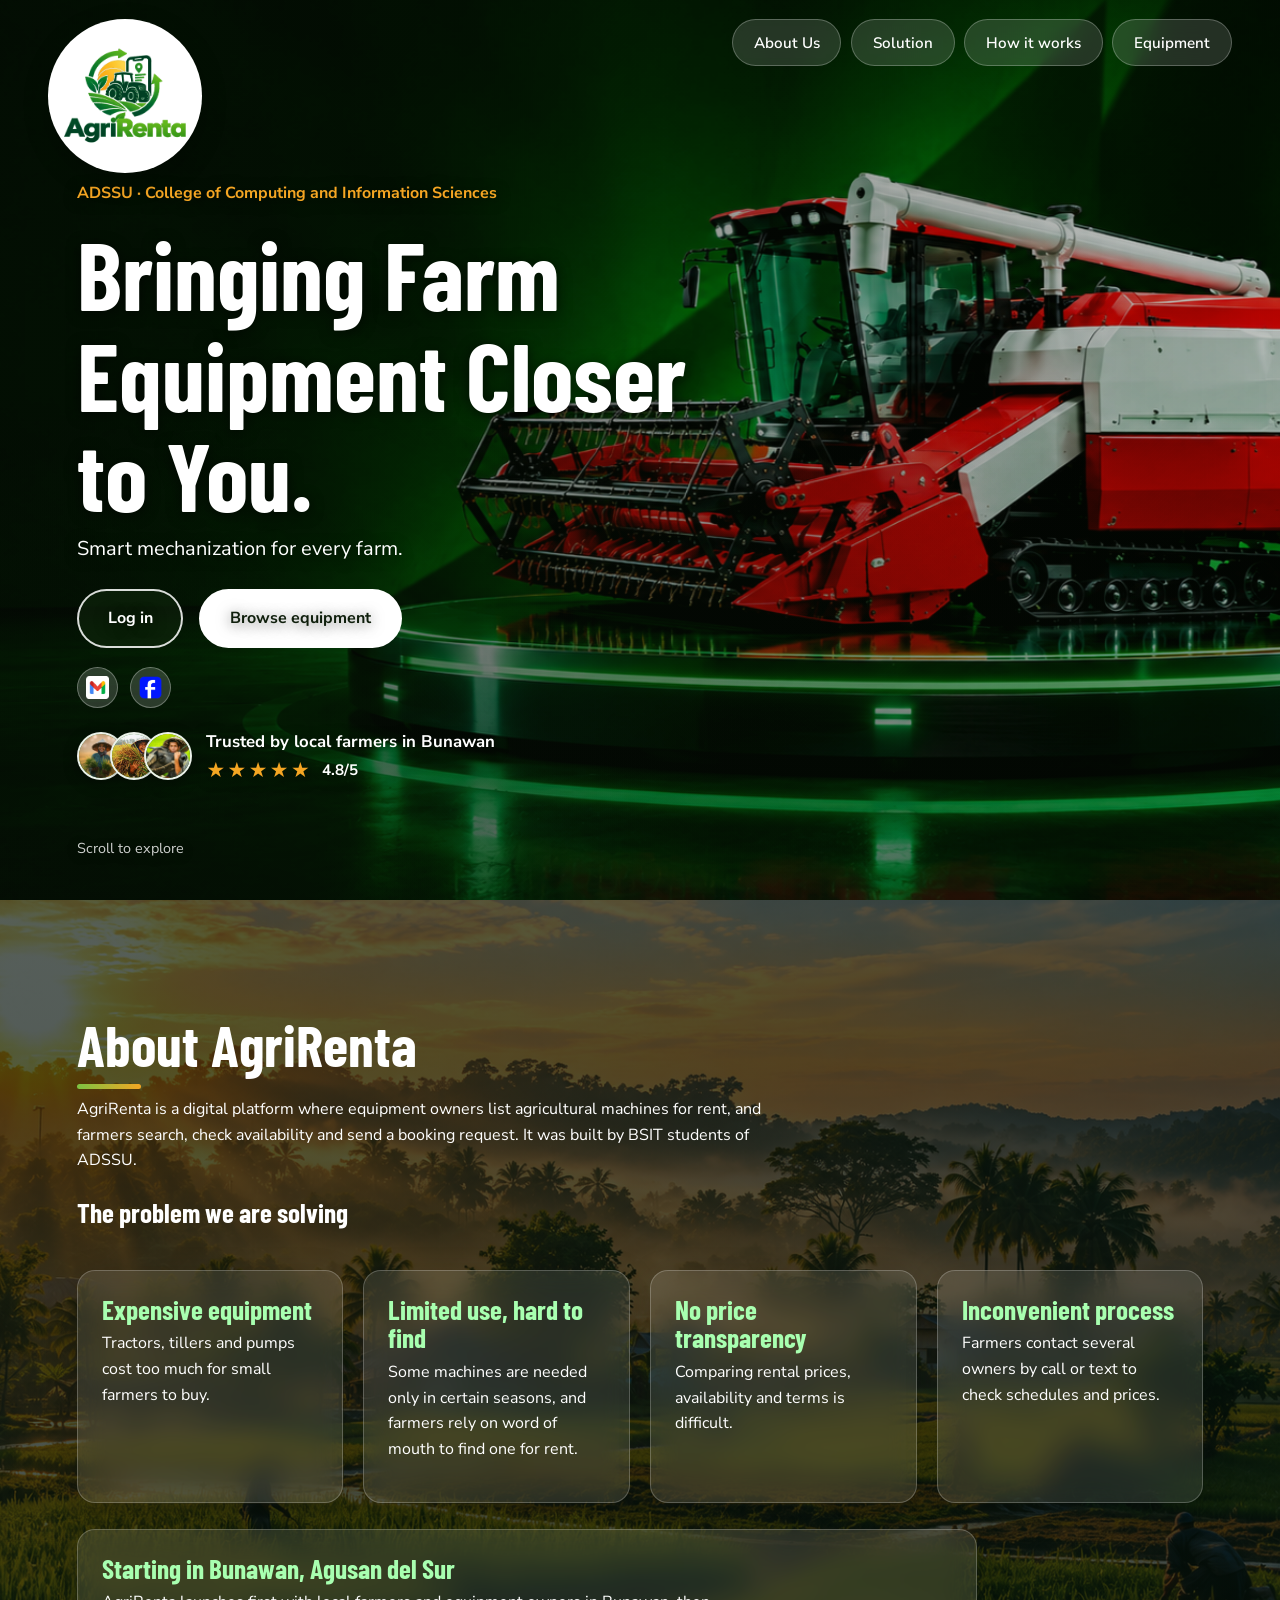
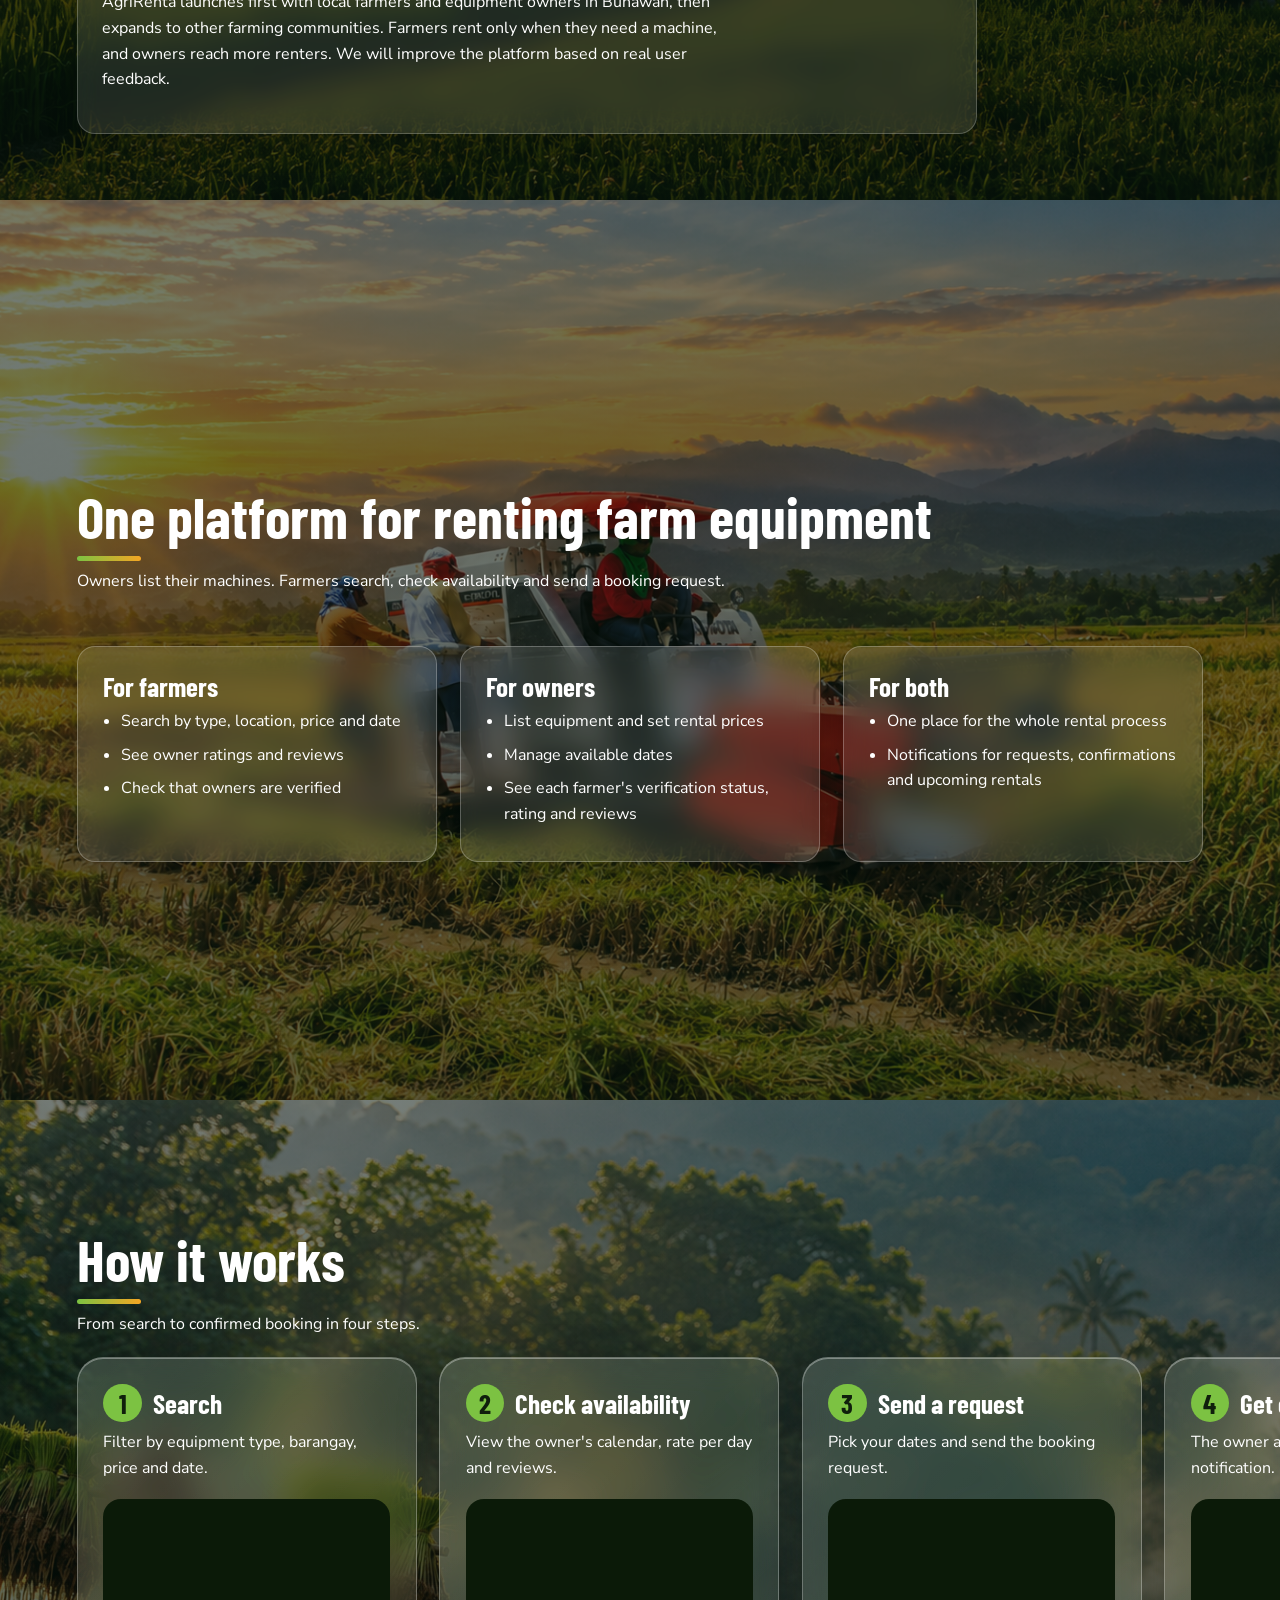
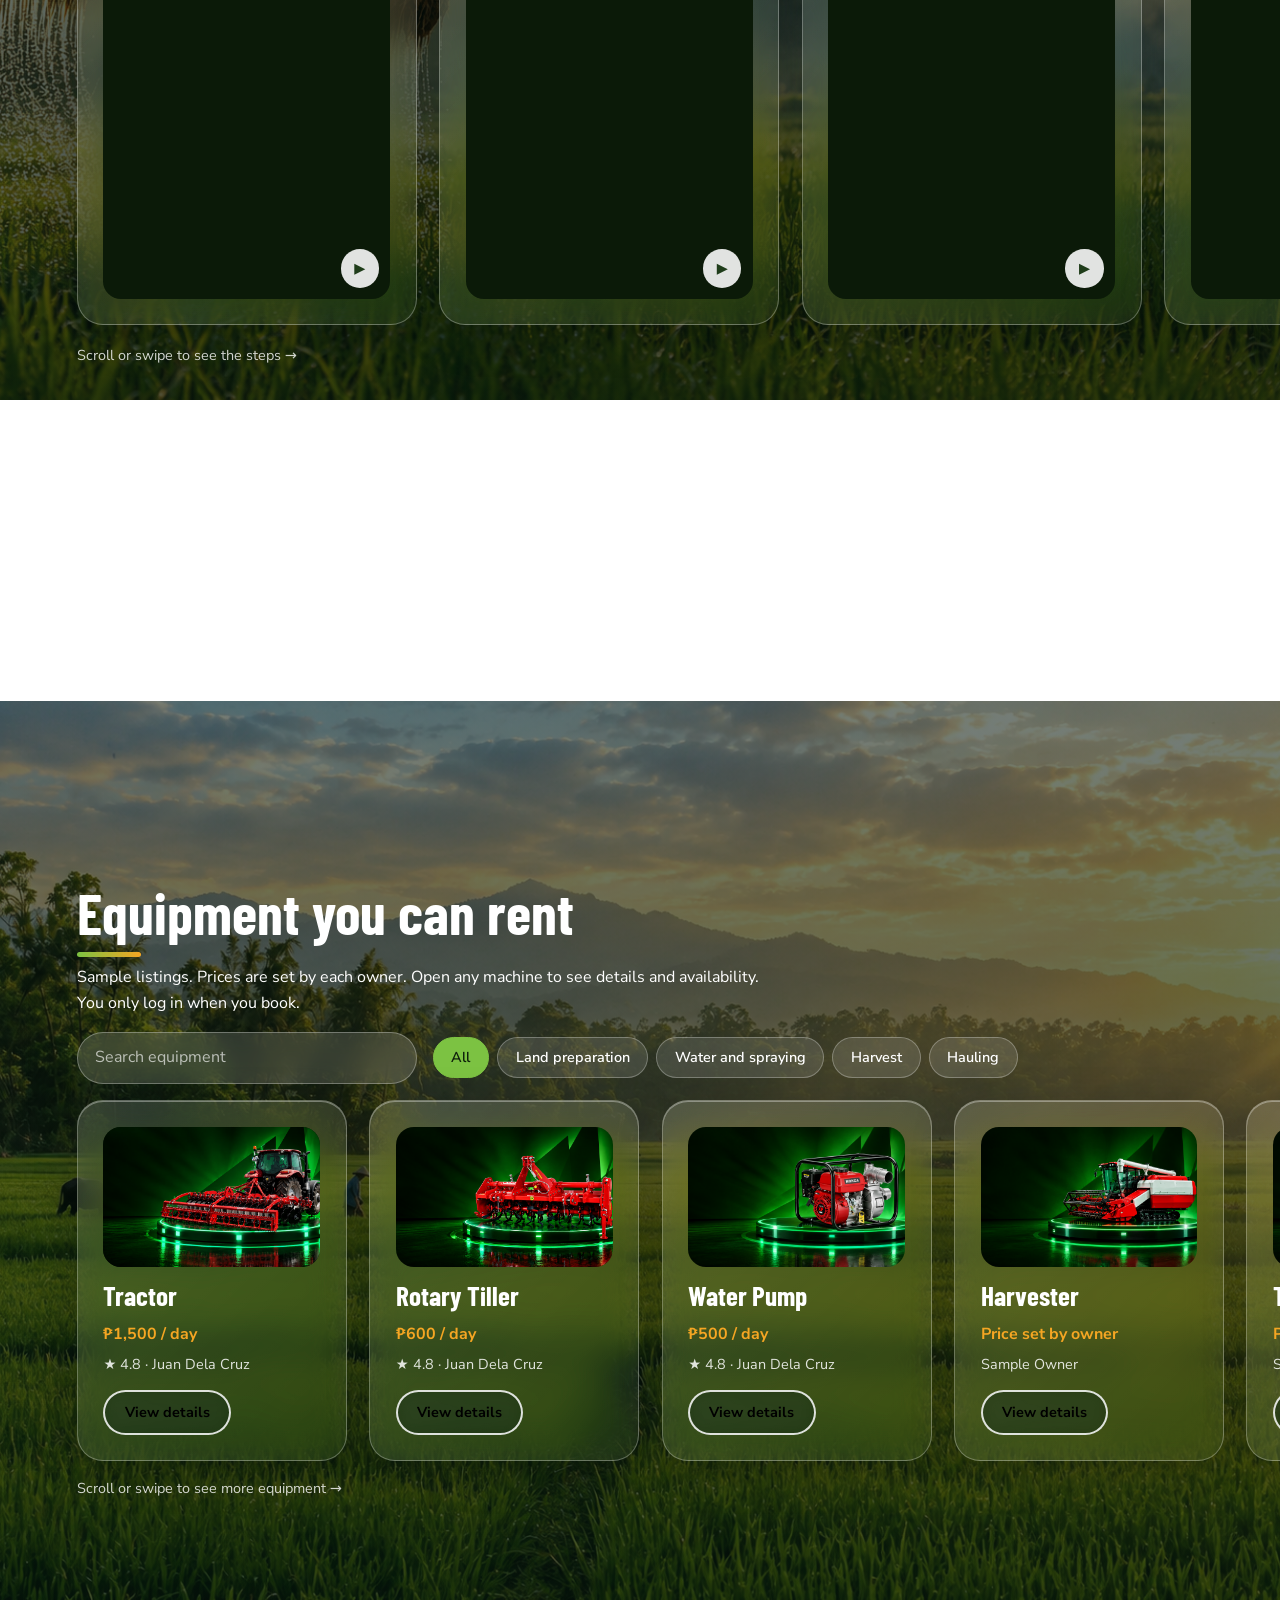
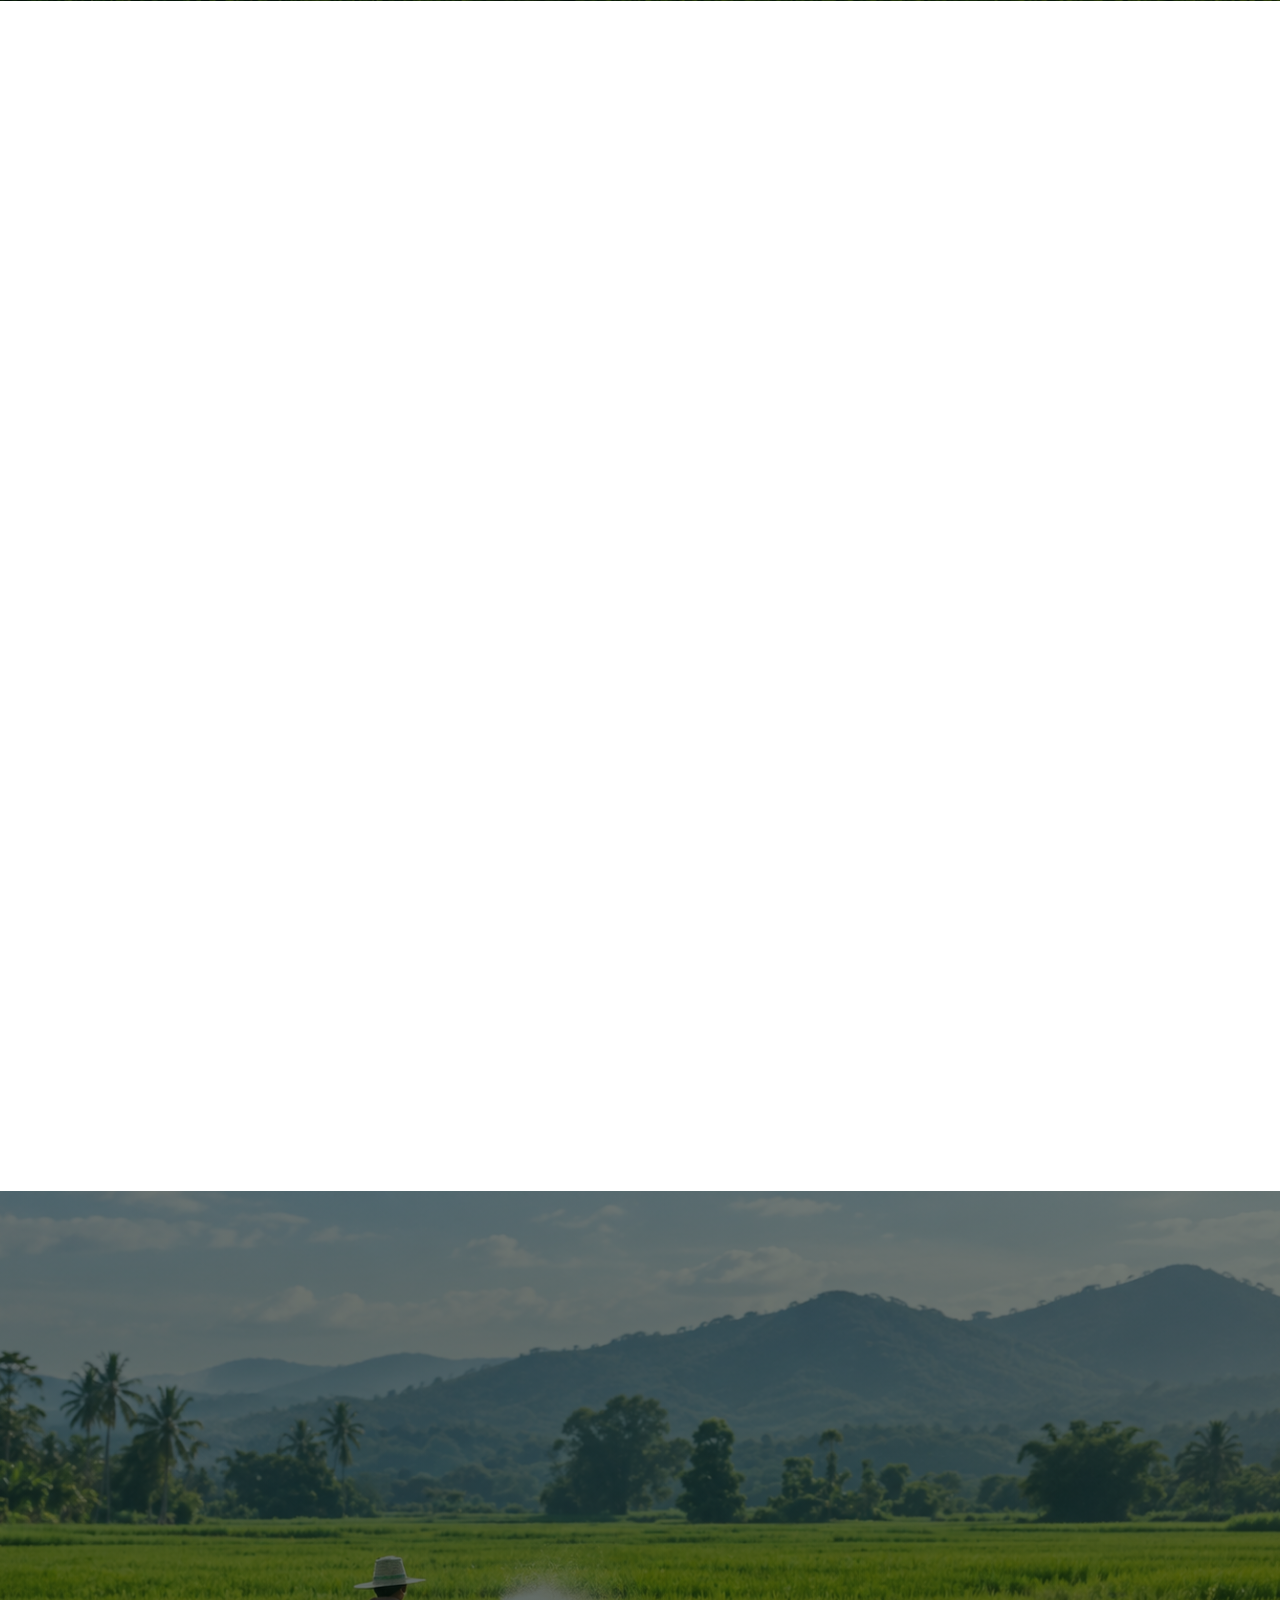
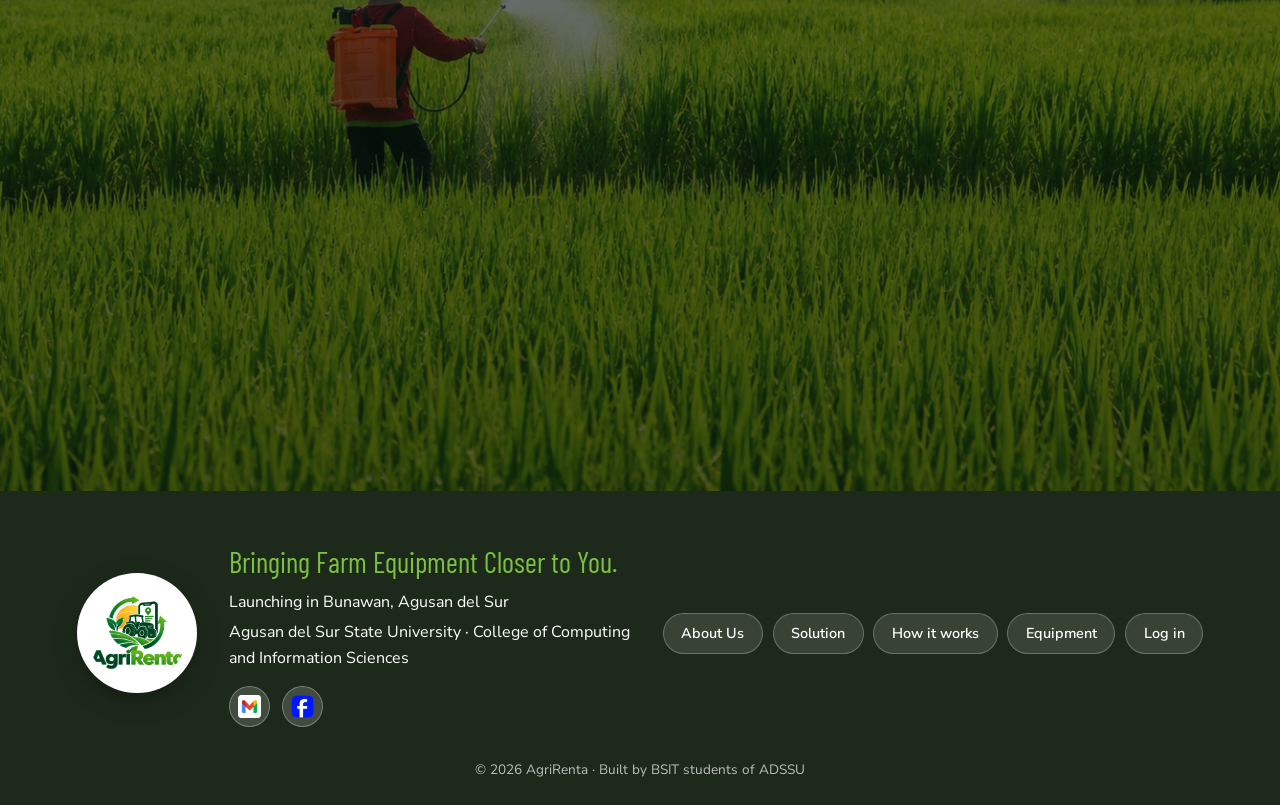
<file: index.html>
<!DOCTYPE html>
<html lang="en">
<head>
  <meta charset="UTF-8">
  <meta name="viewport" content="width=device-width, initial-scale=1">
  <title>AgriRenta | Bringing Farm Equipment Closer to You</title>

  <link rel="preconnect" href="https://fonts.googleapis.com">
  <link rel="preconnect" href="https://fonts.gstatic.com" crossorigin>
  <link href="https://fonts.googleapis.com/css2?family=Barlow+Condensed:wght@500;600;700&family=Nunito+Sans:wght@400;600;700&display=swap" rel="stylesheet">

  <link rel="stylesheet" href="style.css">
</head>
<body>

  <!-- NAVIGATION -->
  <header class="nav">
    <button class="nav-toggle" id="navToggle" aria-label="Menu" aria-expanded="false">☰</button>

    <nav class="nav-links" id="navLinks">
      <a href="#about">About Us</a>
      <a href="#solution">Solution</a>
      <a href="#how">How it works</a>
      <a href="#equipment">Equipment</a>
    </nav>
  </header>

  <main>

    <!-- HERO WITH AUTOMATIC IMAGE SLIDESHOW -->
    <section id="home" class="hero">

      <!-- ===== HERO BACKGROUND VIDEO (loops) =====
           DIRI IBUTANG ANG NAME SA VIDEO: usba ang src kung lain ang filename -->
      <video class="hero-video" id="heroVideo" autoplay muted loop playsinline preload="auto"
             poster="images/harves.png" src="background video for firstpage.mp4"></video>

      <!-- LOGO (first page only) -->
      <a href="#home" class="logo-badge" aria-label="AgriRenta">
        <img src="logo.png" alt="AgriRenta logo">
      </a>

      <!-- DARK OVERLAY -->
      <div class="hero-shade"></div>

      <!-- HERO TEXT -->
      <div class="hero-inner">
        <p class="school">
          ADSSU · College of Computing and Information Sciences
        </p>

        <h1>
          Bringing Farm<br>
          Equipment Closer<br>
          to You.
        </h1>

        <p class="lead">Smart mechanization for every farm.</p>

        <div class="cta-row">
          <a class="btn btn-ghost" href="login.html">Log in</a>
          <a class="btn btn-white" href="#equipment">Browse equipment</a>
        </div>

        <div class="contact-row" aria-label="Contact AgriRenta">
          <a class="contact-ico" href="mailto:agrirentaofficial@gmail.com" aria-label="Email AgriRenta" title="agrirentaofficial@gmail.com">
            <img src="images/emailpicture.png" alt="Email">
          </a>
          <a class="contact-ico" href="https://www.facebook.com/profile.php?id=61595097656128" target="_blank" rel="noopener noreferrer" aria-label="AgriRenta on Facebook" title="AgriRenta on Facebook">
            <img src="images/facebookpicture.png" alt="Facebook">
          </a>
        </div>

        <!-- TRUST BADGE: usba ang text ug rating sa tinuod nga numero kung naa na -->
        <div class="trust">
          <div class="trust-avatars" aria-hidden="true">
            <span class="av"><img src="images/profile1.png" alt="" onerror="this.remove()"></span>
            <span class="av"><img src="images/profile2.jpg" alt="" onerror="this.remove()"></span>
            <span class="av"><img src="images/profile3.jpg" alt="" onerror="this.remove()"></span>
          </div>
          <div class="trust-text">
            <p class="trust-line">Trusted by local farmers in Bunawan</p>
            <p class="stars" aria-label="4.8 out of 5 stars"><span class="star-row">★★★★★</span> <span class="star-num">4.8/5</span></p>
          </div>
        </div>
      </div>

      <p class="scroll-hint">Scroll to explore</p>

    </section>

    <!-- ABOUT US AND PROBLEMS -->
    <section id="about" class="section">

      <div class="section-head">
        <h2>About AgriRenta</h2>

        <p>
          AgriRenta is a digital platform where equipment owners list
          agricultural machines for rent, and farmers search, check
          availability and send a booking request. It was built by
          BSIT students of ADSSU.
        </p>

        <h3 class="sub">The problem we are solving</h3>
      </div>

      <div class="grid grid-4">

        <article class="glass">
          <h3>Expensive equipment</h3>
          <p>
            Tractors, tillers and pumps cost too much for small farmers
            to buy.
          </p>
        </article>

        <article class="glass">
          <h3>Limited use, hard to find</h3>
          <p>
            Some machines are needed only in certain seasons, and
            farmers rely on word of mouth to find one for rent.
          </p>
        </article>

        <article class="glass">
          <h3>No price transparency</h3>
          <p>
            Comparing rental prices, availability and terms is difficult.
          </p>
        </article>

        <article class="glass">
          <h3>Inconvenient process</h3>
          <p>
            Farmers contact several owners by call or text to check
            schedules and prices.
          </p>
        </article>

      </div>

      <div class="glass big about-launch">
        <h3>Starting in Bunawan, Agusan del Sur</h3>

        <p>
          AgriRenta launches first with local farmers and equipment
          owners in Bunawan, then expands to other farming communities.
          Farmers rent only when they need a machine, and owners reach
          more renters. We will improve the platform based on real user
          feedback.
        </p>
      </div>

    </section>

    <!-- SOLUTION -->
    <section id="solution" class="section">

      <div class="section-head">
        <h2>One platform for renting farm equipment</h2>

        <p>
          Owners list their machines. Farmers search, check availability
          and send a booking request.
        </p>
      </div>

      <div class="grid grid-3">

        <article class="glass">
          <h3>For farmers</h3>
          <ul>
            <li>Search by type, location, price and date</li>
            <li>See owner ratings and reviews</li>
            <li>Check that owners are verified</li>
          </ul>
        </article>

        <article class="glass glass-wide">
          <h3>For owners</h3>
          <ul>
            <li>List equipment and set rental prices</li>
            <li>Manage available dates</li>
            <li>See each farmer's verification status, rating and reviews</li>
          </ul>
        </article>

        <article class="glass">
          <h3>For both</h3>
          <ul>
            <li>One place for the whole rental process</li>
            <li>Notifications for requests, confirmations and upcoming rentals</li>
          </ul>
        </article>

      </div>

    </section>

    <!-- HOW IT WORKS -->
    <section id="how" class="how">
      <div class="how-sticky">
        <div class="section-head how-head">
          <h2>How it works</h2>
          <p>From search to confirmed booking in four steps.</p>
        </div>
        <ol class="steps" id="stepsTrack">
        <li class="step glass">
          <h3><span class="step-n">1</span>Search</h3>
          <p>Filter by equipment type, barangay, price and date.</p>
          <!-- STEP 1 VIDEO: usba ang src kung lain ang filename -->
          <div class="step-video">
            <video muted loop playsinline preload="metadata" src="search%20.mp4#t=0.1" style="--pos:center 30%"></video>
            <span class="play-badge" aria-hidden="true">▶</span>
          </div>
        </li>
        <li class="step glass">
          <h3><span class="step-n">2</span>Check availability</h3>
          <p>View the owner's calendar, rate per day and reviews.</p>
          <!-- STEP 2 VIDEO: usba ang src kung lain ang filename -->
          <div class="step-video">
            <video muted loop playsinline preload="metadata" src="checkavailability.mp4#t=0.1" style="--pos:center 30%"></video>
            <span class="play-badge" aria-hidden="true">▶</span>
          </div>
        </li>
        <li class="step glass">
          <h3><span class="step-n">3</span>Send a request</h3>
          <p>Pick your dates and send the booking request.</p>
          <!-- STEP 3 VIDEO: usba ang src kung lain ang filename -->
          <div class="step-video">
            <video muted loop playsinline preload="metadata" src="send%20request%20ni%20pre.mp4#t=0.1" style="--pos:55% center"></video>
            <span class="play-badge" aria-hidden="true">▶</span>
          </div>
        </li>
        <li class="step glass">
          <h3><span class="step-n">4</span>Get confirmed</h3>
          <p>The owner accepts, and you get a notification.</p>
          <!-- STEP 4 VIDEO: usba ang src kung lain ang filename -->
          <div class="step-video">
            <video muted loop playsinline preload="metadata" src="get%20confirm%20notification%20ni%20.mp4#t=0.1" style="--pos:center 30%"></video>
            <span class="play-badge" aria-hidden="true">▶</span>
          </div>
        </li>
        </ol>
        <p class="how-hint">Scroll or swipe to see the steps → </p>
      </div>
    </section>

    <!-- EQUIPMENT (scrolls sideways, same as How it works) -->
    <section id="equipment" class="how eq-how">
      <div class="how-sticky">

        <div class="section-head how-head">
          <h2>Equipment you can rent</h2>
          <p>Sample listings. Prices are set by each owner. Open any machine to see details and availability. You only log in when you book.</p>
        </div>

        <div class="eq-tools how-head">
          <input type="search" id="eqSearch" placeholder="Search equipment" aria-label="Search equipment">
          <div class="chips" id="eqChips"></div>
        </div>

        <div class="steps eq-track" id="equipmentGrid"></div>
        <p class="eq-empty how-head" id="eqEmpty" hidden>No equipment matches your search. Try another word or type.</p>

        <p class="how-hint">Scroll or swipe to see more equipment →</p>
      </div>
    </section>

    <!-- BUSINESS MODEL -->
    <section id="model" class="section">

      <div class="section-head">
        <h2>How AgriRenta earns</h2>
      </div>

      <div class="grid grid-3">

        <article class="glass">
          <div class="big-num">10%</div>
          <h3>Commission</h3>
          <p>A small percentage of each completed rental.</p>
        </article>

        <article class="glass">
          <h3>Featured listings</h3>
          <p>Owners can pay to make their listing more visible.</p>
        </article>

        <article class="glass">
          <h3>Business accounts</h3>
          <p>
            Optional paid tools for cooperatives and businesses managing
            several machines.
          </p>
        </article>

      </div>

    </section>

  </main>

  <!-- FOOTER -->
  <footer class="footer" id="footer">
    <div class="footer-inner">
      <img class="footer-logo" src="logo.png" alt="AgriRenta logo">
      <div class="footer-info">
        <p class="footer-tag">Bringing Farm Equipment Closer to You.</p>
        <p>Launching in Bunawan, Agusan del Sur</p>
        <p>Agusan del Sur State University · College of Computing and Information Sciences</p>
        <div class="contact-row" aria-label="Contact AgriRenta">
        <a class="contact-ico" href="mailto:agrirentaofficial@gmail.com" aria-label="Email AgriRenta" title="agrirentaofficial@gmail.com">
          <img src="images/emailpicture.png" alt="Email">
        </a>
        <a class="contact-ico" href="https://www.facebook.com/profile.php?id=61595097656128" target="_blank" rel="noopener noreferrer" aria-label="AgriRenta on Facebook" title="AgriRenta on Facebook">
          <img src="images/facebookpicture.png" alt="Facebook">
        </a>
        </div>
      </div>
      <nav class="footer-links" aria-label="Footer">
        <a href="#about">About Us</a>
        <a href="#solution">Solution</a>
        <a href="#how">How it works</a>
        <a href="#equipment">Equipment</a>
        <a href="login.html">Log in</a>
      </nav>
    </div>
    <p class="copy">© 2026 AgriRenta · Built by BSIT students of ADSSU</p>
  </footer>

  <!-- EQUIPMENT DETAILS (opens when a card is clicked) -->
  <dialog id="eqModal" class="modal" aria-label="Equipment details">
    <div class="modal-body" id="eqModalBody"></div>
  </dialog>

  <script src="script.js"></script>

</body>
</html>
</file>
<file: style.css>
body{
  margin: 0;
}
/* ---------- COLORS AND FONTS ---------- */

:root {

  --forest: #1f3d1a;

  --leaf: #3a7a2e;

  --lime: #7cc242;

  --sun: #f5a623;

  --paper: #ffffff;

  --ink: #0f1f0c;

  --glass: rgba(18, 40, 14, 0.55);

  --line: rgba(255, 255, 255, 0.85);

  --radius: 26px;

  --font-head: "Barlow Condensed", "Arial Narrow", sans-serif;

  --font-body: "Nunito Sans", system-ui, sans-serif;

}



*, *::before, *::after {

  box-sizing: border-box;

}



html {

  scroll-behavior: smooth;

}



body {

  margin: 0;

  font-family: var(--font-body);

  color: var(--paper);

  background: linear-gradient(

    180deg,

    #2e6a26 0%,

    var(--forest) 45%,

    #17300f 100%

  ) fixed;

  line-height: 1.6;

}



h1, h2, h3 {

  font-family: var(--font-head);

  font-weight: 700;

  line-height: 1.05;

  margin: 0 0 0.5rem;

}



h1 {

  font-size: clamp(2.8rem, 8vw, 6rem);

}



h2 {

  font-size: clamp(2.2rem, 5vw, 3.6rem);

}



h3 {

  font-size: 1.7rem;

}



p {

  margin: 0 0 1rem;

  max-width: 62ch;

}



a {

  color: inherit;

}



:focus-visible {

  outline: 3px solid var(--sun);

  outline-offset: 3px;

}



/* ---------- HERO SECTION ---------- */

.hero {

  min-height: 100vh;

  display: grid;

  align-content: center;

  padding: 9rem clamp(1.2rem, 6vw, 5rem) 5rem;

  position: relative;

  overflow: hidden;

  isolation: isolate;

  background: linear-gradient(180deg, #3a7a2e, var(--forest));

}



/* Background slideshow */

.hero-slideshow {

  position: absolute;

  inset: 0;

  overflow: hidden;

  z-index: -2;

  background: #000;

}



.hero-slide {

  position: absolute;

  inset: 0;

  width: 100%;

  height: 100%;

  display: block;

  object-fit: cover;

  object-position: center;

  opacity: 0;

  transition: opacity 1.2s ease-in-out;

}



.hero-slide.active {

  opacity: 1;

}



/* Dark overlay for readable text */

.hero-shade {

  position: absolute;

  inset: 0;

  z-index: -1;

  pointer-events: none;

  background:

    linear-gradient(

      90deg,

      rgba(5, 15, 5, 0.82) 0%,

      rgba(5, 15, 5, 0.60) 50%,

      rgba(5, 15, 5, 0.35) 100%

    ),

    linear-gradient(

      0deg,

      rgba(5, 15, 5, 0.55) 0%,

      transparent 55%

    );

}



.hero-inner {

  position: relative;

  z-index: 1;

}



.school {

  font-weight: 700;

  color: var(--sun);

  margin-bottom: 1rem;

}



.lead {

  font-size: 1.25rem;

}



.cta-row {

  display: flex;

  flex-wrap: wrap;

  gap: 1rem;

  margin-top: 1.5rem;

}



.btn {

  display: inline-block;

  padding: 0.9rem 1.8rem;

  border-radius: 999px;

  font-weight: 700;

  text-decoration: none;

  border: 2px solid var(--line);

  transition: transform 0.15s, background 0.15s;

}



.btn:hover {

  transform: translateY(-2px);

}



.btn-primary {

  background: var(--lime);

  color: var(--ink);

  border-color: var(--lime);

}



.btn-white {

  background: var(--paper);

  color: var(--ink);

  border-color: var(--paper);

}



.btn-ghost {

  background: var(--glass);

  backdrop-filter: blur(8px);

}



.scroll-hint {

  position: absolute;

  z-index: 1;

  bottom: 1.5rem;

  left: clamp(1.2rem, 6vw, 5rem);

  font-size: 0.9rem;

  opacity: 0.8;

}



/* ---------- NAVIGATION ---------- */

.nav {

  position: fixed;

  top: 0;

  left: 0;

  right: 0;

  z-index: 10;

  display: flex;

  align-items: flex-start;

  justify-content: space-between;

  padding: 0 clamp(1rem, 4vw, 3rem);

  pointer-events: none;

}



.nav > * {

  pointer-events: auto;

}



.logo-tab {

  background: var(--paper);

  padding: 1rem 1.8rem 1.2rem;

  border-radius: 0 0 40px 40px;

  text-decoration: none;

}



.logo-text {

  font-family: var(--font-head);

  font-size: 2.1rem;

  font-weight: 700;

}



.logo-text b {

  color: #1f5c1b;

}



.logo-text i {

  color: var(--lime);

  font-style: normal;

}



.nav-links {

  display: flex;

  gap: 1.4rem;

  margin-top: 1.2rem;

  background: var(--glass);

  backdrop-filter: blur(10px);

  border: 1px solid var(--line);

  border-radius: 999px;

  padding: 0.6rem 1.4rem;

}



.nav-links a {

  text-decoration: none;

  font-weight: 600;

  font-size: 0.95rem;

}



.nav-links a:hover {

  color: var(--lime);

}



/* ---------- CONTENT SECTIONS ---------- */

.section {

  padding: 6rem clamp(1.2rem, 6vw, 5rem);

  max-width: 1300px;

  margin: 0 auto;

  scroll-margin-top: 2rem;

}



.section-head {

  margin-bottom: 2.2rem;

}



.grid {

  display: grid;

  gap: 1.4rem;

}



.grid-3 {

  grid-template-columns: repeat(auto-fit, minmax(260px, 1fr));

}



.grid-4 {

  grid-template-columns: repeat(auto-fit, minmax(220px, 1fr));

}



.grid-5 {

  grid-template-columns: repeat(auto-fit, minmax(190px, 1fr));

}



/* ---------- GLASS PANELS ---------- */

.glass {

  background: var(--glass);

  backdrop-filter: blur(12px);

  -webkit-backdrop-filter: blur(12px);

  border: 1.5px solid var(--line);

  border-radius: var(--radius);

  padding: 1.6rem;

}



.glass ul {

  margin: 0;

  padding-left: 1.1rem;

}



.glass li {

  margin-bottom: 0.5rem;

}



.glass-wide {

  background: rgba(31, 92, 27, 0.6);

}



.big {

  max-width: 900px;

}



.big-num {

  font-family: var(--font-head);

  font-size: 5rem;

  font-weight: 700;

  color: var(--sun);

  line-height: 1;

}



/* ---------- HOW IT WORKS ---------- */

.steps {

  list-style: none;

  padding: 0;

  margin: 0;

  display: grid;

  gap: 1.4rem;

  grid-template-columns: repeat(auto-fit, minmax(220px, 1fr));

}



.step-n {

  display: grid;

  place-items: center;

  width: 2.4rem;

  height: 2.4rem;

  border-radius: 50%;

  background: var(--lime);

  color: var(--ink);

  font-weight: 700;

  margin-bottom: 0.8rem;

}



/* ---------- EQUIPMENT CARDS ---------- */

.eq {

  display: flex;

  flex-direction: column;

  gap: 0.3rem;

}



.eq-img {

  height: 120px;

  border-radius: 18px;

  margin-bottom: 0.6rem;

  background: linear-gradient(135deg, var(--leaf), var(--forest));

  display: grid;

  place-items: center;

  font-family: var(--font-head);

  font-size: 1.2rem;

  opacity: 0.9;

}



.eq-price {

  color: var(--sun);

  font-weight: 700;

}



.eq-meta {

  font-size: 0.9rem;

  opacity: 0.85;

}



/* ---------- TEAM ---------- */

.member {

  text-align: center;

}



.avatar {

  width: 96px;

  height: 96px;

  border-radius: 50%;

  margin: 0 auto 0.8rem;

  background: var(--leaf);

  border: 3px solid var(--paper);

  display: grid;

  place-items: center;

  font-family: var(--font-head);

  font-size: 2rem;

}



.member h3 {

  font-size: 1.35rem;

}



.member p {

  margin: 0 auto;

  font-size: 0.9rem;

  opacity: 0.9;

}



/* ---------- FOOTER ---------- */

.footer {

  text-align: center;

  padding: 2.5rem 1rem;

  background: rgba(15, 31, 12, 0.85);

}



.footer p {

  margin: 0 auto;

}



/* ---------- EXTRA STYLES ---------- */

.sub {

  margin-top: 1.5rem;

  color: var(--sun);

}



.about-launch {

  margin-top: 1.6rem;

}



/* ---------- LOGIN PAGE ---------- */

.auth {

  min-height: 100vh;

  display: grid;

  place-items: center;

  padding: 2rem 1rem;

}



.auth-card {

  width: min(440px, 100%);

}



.auth-card label {

  display: block;

  font-weight: 700;

  margin: 1rem 0 0.3rem;

}



.auth-card input {

  width: 100%;

  padding: 0.85rem 1rem;

  border-radius: 14px;

  border: 1.5px solid var(--line);

  background: rgba(255, 255, 255, 0.1);

  color: var(--paper);

  font: inherit;

}



.auth-card .btn {

  width: 100%;

  margin-top: 1.4rem;

  cursor: pointer;

  font: inherit;

  font-weight: 700;

}



.auth-note {

  font-size: 0.9rem;

  opacity: 0.85;

  margin-top: 1rem;

}



/* ---------- RESPONSIVE DESIGN ---------- */

@media (max-width: 820px) {

  .nav-links {

    display: none;

  }



  .hero {

    padding-top: 8rem;

  }



  .hero-slide {

    object-position: center;

  }

}



@media (max-width: 480px) {

  .logo-tab {

    padding: 0.8rem 1.3rem 1rem;

  }



  .logo-text {

    font-size: 1.8rem;

  }



  .lead {

    font-size: 1.1rem;

  }



  .btn {

    padding: 0.8rem 1.3rem;

  }

}



@media (prefers-reduced-motion: reduce) {

  html {

    scroll-behavior: auto;

  }



  .btn,

  .hero-slide {

    transition: none;

  }

}



/* ABOUT AGRIRENTA BACKGROUND */

#about {

  position: relative;

  isolation: isolate;

  background-image:

    linear-gradient(

      rgba(5, 20, 12, 0.55),

      rgba(5, 20, 12, 0.65)

    ),

    url("images/background og about us.png");

  background-size: cover;

  background-position: center;

  background-repeat: no-repeat;

  background-attachment: scroll;



  max-width: none;

  margin: 0;

}

#about .glass {

  background: rgba(255, 255, 255, 0.10);

  backdrop-filter: blur(14px);

  -webkit-backdrop-filter: blur(14px);



  border: 1px solid rgba(255, 255, 255, 0.22);

  border-radius: 18px;



  box-shadow: 0 8px 32px rgba(0, 0, 0, 0.20);





}



/* Hover effect */

#about .glass:hover {

  background: rgba(255, 255, 255, 0.16);

  border-color: rgba(255, 255, 255, 0.40);

  transform: translateY(-5px);

}



/* Readable text */

#about h2,

#about h3,

#about p {

  color: #ffffff;

}



/* Improve spacing sa cards */

#about .grid {

  gap: 20px;

}



#about .glass {

  padding: 24px;

}



/* Optional: subtle green accent */

#about .glass h3 {

  color: #a8ffb0;

}







/* ---------- SOLUTION SECTION BACKGROUND ---------- */

#solution {

  position: relative;

  isolation: isolate;



  background-image:

    linear-gradient(

      rgba(5, 20, 12, 0.55),

      rgba(5, 20, 12, 0.65)

    ),

    url("images/One platform for renting farm equipment.png");



  background-size: cover;

  background-position: center;

  background-repeat: no-repeat;

  background-attachment: scroll;

  max-width: none;
  margin: 0;
}



/* GLASSMORPHISM FOR SOLUTION CARDS ONLY */

#solution .glass {

  background: rgba(255, 255, 255, 0.10);

  backdrop-filter: blur(14px);

  -webkit-backdrop-filter: blur(14px);



  border: 1px solid rgba(255, 255, 255, 0.25);

  border-radius: 18px;



  box-shadow: 0 8px 32px rgba(0, 0, 0, 0.20);



  transition: background 0.3s ease, transform 0.3s ease;

}



#solution .glass:hover {

  background: rgba(255, 255, 255, 0.16);

  transform: translateY(-5px);

}


/* =====================================================
   V2 UPDATE: glass, logo badge, nav pills, motion,
   How-it-works scroller, equipment images, responsive
   ===================================================== */
body {
  background:
    radial-gradient(900px 600px at 85% 8%, rgba(124,194,66,.28), transparent 60%),
    radial-gradient(800px 600px at 5% 45%, rgba(245,166,35,.16), transparent 60%),
    linear-gradient(180deg, #2e6a26 0%, var(--forest) 45%, #17300f 100%) fixed;
}

/* Glassmorphism for every card */
.glass {
  background: linear-gradient(135deg, rgba(255,255,255,.16), rgba(255,255,255,.06));
  backdrop-filter: blur(18px) saturate(150%);
  -webkit-backdrop-filter: blur(18px) saturate(150%);
  border: 1px solid rgba(255,255,255,.28);
  box-shadow: 0 10px 40px rgba(0,0,0,.25), inset 0 1px 0 rgba(255,255,255,.35);
  transition: transform .3s, background .3s;
}
.glass:not(.step):hover { transform: translateY(-4px); }
.glass-wide { background: linear-gradient(135deg, rgba(124,194,66,.3), rgba(255,255,255,.06)); }
.grid-3 { grid-template-columns: repeat(auto-fit, minmax(min(260px,100%), 1fr)); }
.grid-4 { grid-template-columns: repeat(auto-fit, minmax(min(220px,100%), 1fr)); }
.grid-5 { grid-template-columns: repeat(auto-fit, minmax(min(190px,100%), 1fr)); }

/* Hero video + logo badge (first page only) */
.hero-video {
  position: absolute; inset: 0; width: 100%; height: 100%;
  object-fit: cover; z-index: -2; transform: scale(1.12); will-change: transform;
}
.logo-badge {
  position: absolute; top: 1.2rem; left: clamp(1rem, 4vw, 3rem); z-index: 2;
  width: clamp(110px, 12vw, 160px); aspect-ratio: 1; border-radius: 50%;
  background: #fff; display: grid; place-items: center;
  box-shadow: 0 8px 24px rgba(0,0,0,.28);
}
.logo-badge img { width: 84%; height: 84%; object-fit: contain; }

/* Hero entrance animation */
@keyframes rise { from { opacity: 0; transform: translateY(28px); } to { opacity: 1; transform: none; } }
.hero-inner > * { animation: rise .9s cubic-bezier(.2,.7,.2,1) both; }
.hero-inner > :nth-child(2) { animation-delay: .1s; }
.hero-inner > :nth-child(3) { animation-delay: .2s; }
.hero-inner > :nth-child(4) { animation-delay: .3s; }

/* Nav: separate glass pills like the reference site */
.nav { justify-content: flex-end; padding-top: 1.2rem; }
.nav-links { background: none; border: 0; backdrop-filter: none; padding: 0; margin: 0; gap: .6rem; }
.nav-links a {
  padding: .65rem 1.3rem; border-radius: 999px;
  background: rgba(255,255,255,.14); border: 1px solid rgba(255,255,255,.25);
  backdrop-filter: blur(12px); -webkit-backdrop-filter: blur(12px); transition: background .2s;
}
.nav-links a:hover { background: rgba(255,255,255,.3); color: #fff; }
.nav-toggle {
  display: none; width: 3rem; height: 3rem; border-radius: 50%; place-items: center; cursor: pointer;
  background: rgba(15,31,12,.55); color: #fff; border: 1px solid rgba(255,255,255,.35);
  backdrop-filter: blur(12px); font-size: 1.3rem;
}

/* Reveal on scroll */
.reveal { opacity: 0; transform: translateY(32px); transition: opacity .8s ease, transform .8s ease; }
.reveal.in { opacity: 1; transform: none; transition: opacity .8s, transform .3s, background .3s; }

/* How it works: pinned, scrolls sideways */
.how { position: relative; }
.how-sticky {
  position: sticky; top: 0; height: 100vh; overflow: hidden;
  display: flex; flex-direction: column; justify-content: center; gap: 1.2rem; padding-top: 6rem;
}
.how-head, .how-hint { padding: 0 clamp(1.2rem, 6vw, 5rem); margin: 0; }
.how-head p, .how-hint { margin: 0; }
.how-hint { opacity: .8; font-size: .9rem; max-width: none; }
.steps {
  display: flex; gap: 1.4rem; width: max-content; grid-template-columns: none;
  padding: 0 clamp(1.2rem, 6vw, 5rem); will-change: transform;
}
.step { width: min(340px, 80vw); flex: none; display: flex; flex-direction: column; gap: .5rem; }
.step h3 { display: flex; align-items: center; gap: .7rem; margin: 0; }
.step .step-n { margin: 0; flex: none; }
.step p { margin: 0; }
.step-video {
  position: relative; margin-top: .6rem; border-radius: 18px; overflow: hidden;
  height: clamp(220px, 46vh, 400px); background: #0b1a08;
}
.step-video video { width: 100%; height: 100%; object-fit: cover; object-position: var(--pos, center 35%); display: block; }
.play-badge {
  position: absolute; right: .7rem; bottom: .7rem; width: 2.4rem; height: 2.4rem; border-radius: 50%;
  background: rgba(255,255,255,.88); color: #1f3d1a; display: grid; place-items: center; font-size: .9rem; transition: opacity .2s;
}
.step.playing .play-badge { opacity: 0; }

/* Equipment cards with photos */
.eq-img { width: 100%; height: 170px; object-fit: cover; border-radius: 18px; display: block; background: #0b1a08; opacity: 1; }
.btn-sm { padding: .55rem 1.2rem; margin-top: .6rem; align-self: flex-start; font-size: .9rem; }

@media (max-width: 820px) {
  .nav-toggle { display: grid; }
  .nav-links.open {
    display: flex; position: absolute; top: 4.8rem; left: 1rem; right: 1rem; flex-direction: column; padding: 1rem;
    background: rgba(15,31,12,.8); backdrop-filter: blur(16px); border: 1px solid rgba(255,255,255,.25); border-radius: 22px;
  }
  .how-sticky { position: static; height: auto; padding: 5rem 0 2rem; overflow: visible; }
  .steps { width: auto; overflow-x: auto; scroll-snap-type: x mandatory; transform: none !important; padding-bottom: 1rem; }
  .step { scroll-snap-align: center; }
  #about, #solution { background-attachment: scroll; }
}
@media (prefers-reduced-motion: reduce) {
  .hero-inner > *, .reveal { animation: none; opacity: 1; transform: none; transition: none; }
  .hero-video { transform: none; }
}


/* =====================================================
   V3 UPDATE: section backgrounds (your images/ folder), footer
   ===================================================== */
#about, #solution, #equipment, #model {
  position: relative; isolation: isolate; max-width: none; margin: 0;
  background-size: cover; background-position: center; background-repeat: no-repeat;
  /* keep content centered on wide screens while the background stays full width */
  padding-inline: max(clamp(1.2rem, 6vw, 5rem), calc((100% - 1300px) / 2));
}
#solution  { background-image: linear-gradient(rgba(5,20,12,.55), rgba(5,20,12,.65)), url("images/background One platform for renting farm equipment.png"); }
#equipment { background-image: linear-gradient(rgba(5,20,12,.55), rgba(5,20,12,.7)),  url("images/background picture for Equipment you can rent.png"); }
#model     { background-image: linear-gradient(rgba(5,20,12,.55), rgba(5,20,12,.7)),  url("images/backround picture for How AgriRenta earns.png"); }
.how-sticky {
  background-image: linear-gradient(rgba(5,20,12,.55), rgba(5,20,12,.7)), url("images/background picture for How it works.png");
  background-size: cover; background-position: center;
}

/* Footer */
.footer { padding: 3rem clamp(1.2rem, 6vw, 5rem) 1.5rem; text-align: left; background: rgba(10,24,8,.92); }
.footer-inner { display: flex; flex-wrap: wrap; align-items: center; justify-content: space-between; gap: 2rem; max-width: 1300px; margin: 0 auto; }
.footer-logo { width: 120px; aspect-ratio: 1; object-fit: contain; background: #fff; border-radius: 50%; padding: 10px; box-shadow: 0 8px 24px rgba(0,0,0,.3); }
.footer-info { flex: 1 1 280px; }
.footer-info p { margin: 0 0 .3rem; }
.footer-tag { font-family: var(--font-head); font-size: 1.8rem; color: var(--lime); }
.footer-links { display: flex; flex-wrap: wrap; gap: .6rem; }
.footer-links a { text-decoration: none; padding: .5rem 1.1rem; border-radius: 999px; background: rgba(255,255,255,.12); border: 1px solid rgba(255,255,255,.25); font-weight: 600; font-size: .9rem; }
.footer-links a:hover { background: rgba(255,255,255,.28); }
.footer .copy { text-align: center; margin: 2rem auto 0; font-size: .85rem; opacity: .7; }


/* =====================================================
   V4 UPDATE: each section fills the screen, like separate "pages"
   ===================================================== */
#about, #solution, #equipment, #model {
  min-height: 100vh;
  display: flex; flex-direction: column; justify-content: center;
  scroll-margin-top: 0;
  padding-block: 7rem 4rem;   /* clear the fixed nav pills */
}
.section-head p { max-width: 70ch; }
@media (max-width: 820px) {
  #about, #solution, #equipment, #model { min-height: auto; padding-block: 5.5rem 3rem; }
}

/* =====================================================
   V5 UPDATE: motion + polish (hero words, tilt/glow cards,
   stagger reveal, scroll progress, nav states, buttons, login)
   ===================================================== */

/* Scroll progress bar */
.progress {
  position: fixed; top: 0; left: 0; right: 0; height: 4px; z-index: 30;
  background: linear-gradient(90deg, var(--lime), var(--sun));
  transform: scaleX(var(--p, 0)); transform-origin: left; pointer-events: none;
}

/* Hero headline: words rise one by one, then lead + buttons follow */
.hero-inner > h1 { animation: none; }
.hero-inner .w {
  display: inline-block; opacity: 0; transform: translateY(70%);
  animation: wordUp .8s cubic-bezier(.2, .7, .2, 1) forwards;
  animation-delay: calc(.15s + var(--i, 0) * .09s);
}
@keyframes wordUp { to { opacity: 1; transform: none; } }
.hero-inner > :nth-child(3) { animation-delay: .75s; }
.hero-inner > :nth-child(4) { animation-delay: .95s; }

/* Staggered reveal: --d is set per card by script.js */
.reveal.in { transition: opacity .8s ease var(--d, 0s), transform .7s cubic-bezier(.2, .7, .2, 1) var(--d, 0s), background .3s; }
.reveal.in.done { transition: transform .3s, background .3s, border-color .3s; }

/* Tilt + cursor glow on cards (desktop) */
.tilt { position: relative; }
.tilt::after {
  content: ""; position: absolute; inset: 0; border-radius: inherit; pointer-events: none;
  opacity: 0; transition: opacity .3s;
  background: radial-gradient(280px circle at var(--mx, 50%) var(--my, 50%), rgba(255, 255, 255, .24), transparent 60%);
}
.tilt:hover::after { opacity: 1; }
.tilt:hover {
  transform: perspective(900px) rotateX(var(--rx, 0deg)) rotateY(var(--ry, 0deg)) translateY(-6px) !important;
  transition: transform .12s ease-out, background .3s !important;
  border-color: rgba(255, 255, 255, .5);
}

/* Equipment photo zoom */
.eq-img { transition: transform .5s cubic-bezier(.2, .7, .2, 1); }
.eq:hover .eq-img { transform: scale(1.04) translateY(-3px); }

/* Buttons: lift + light sweep */
.btn { position: relative; overflow: hidden; }
.btn::after {
  content: ""; position: absolute; top: 0; left: -80%; width: 50%; height: 100%;
  background: linear-gradient(100deg, transparent, rgba(255, 255, 255, .55), transparent);
  transform: skewX(-20deg); transition: left .6s ease; pointer-events: none;
}
.btn:hover::after { left: 130%; }
.btn-primary:hover, .btn-white:hover { box-shadow: 0 10px 26px rgba(124, 194, 66, .45); }

/* Nav: readable once you scroll, active section highlighted */
.nav-links a { transition: background .25s, color .25s, transform .2s; }
.nav.scrolled .nav-links a { background: rgba(15, 31, 12, .66); }
.nav.scrolled .nav-links a:hover { background: rgba(255, 255, 255, .3); }
.nav-links a.active, .nav.scrolled .nav-links a.active {
  background: var(--lime); color: var(--ink); border-color: var(--lime);
}

/* Section headings get a short accent bar */
.section-head h2::after {
  content: ""; display: block; width: 64px; height: 5px; border-radius: 99px; margin-top: .6rem;
  background: linear-gradient(90deg, var(--lime), var(--sun));
}

/* ---------- LOGIN PAGE ---------- */
.auth { position: relative; isolation: isolate; overflow: hidden; }
.auth-video { position: absolute; inset: 0; width: 100%; height: 100%; object-fit: cover; z-index: -3; }
.auth-shade { position: absolute; inset: 0; z-index: -2; background: linear-gradient(180deg, rgba(5, 15, 5, .62), rgba(5, 15, 5, .82)); }
.blob { position: absolute; z-index: -1; border-radius: 50%; filter: blur(70px); opacity: .55; pointer-events: none; }
.blob-1 { width: 380px; height: 380px; background: var(--lime); top: -80px; right: -60px; animation: drift 14s ease-in-out infinite alternate; }
.blob-2 { width: 320px; height: 320px; background: var(--sun); bottom: -80px; left: -60px; opacity: .35; animation: drift 18s ease-in-out infinite alternate-reverse; }
@keyframes drift { to { transform: translate(60px, 50px) scale(1.15); } }

.auth-card { animation: rise .9s cubic-bezier(.2, .7, .2, 1) both; padding: 2rem; }
.auth-logo { display: grid; place-items: center; width: 84px; aspect-ratio: 1; border-radius: 50%; background: #fff; box-shadow: 0 8px 24px rgba(0, 0, 0, .3); }
.auth-logo img { width: 82%; height: 82%; object-fit: contain; }
.auth-card input { transition: border-color .2s, box-shadow .2s, background .2s; }
.auth-card input::placeholder { color: rgba(255, 255, 255, .55); }
.auth-card input:focus { outline: none; border-color: var(--lime); background: rgba(255, 255, 255, .16); box-shadow: 0 0 0 4px rgba(124, 194, 66, .3); }
.pw { position: relative; }
.pw input { padding-right: 4.6rem; }
.pw-toggle {
  position: absolute; right: .5rem; top: 50%; transform: translateY(-50%);
  background: none; border: 0; color: var(--lime); font: inherit; font-weight: 700; font-size: .85rem; cursor: pointer; padding: .4rem .6rem;
}

@media (max-width: 820px) {
  .tilt::after { display: none; }
}
@media (prefers-reduced-motion: reduce) {
  .hero-inner .w, .auth-card { animation: none; opacity: 1; transform: none; }
  .blob { animation: none; }
  .btn::after { display: none; }
  .progress { transition: none; }
}


/* =====================================================
   V6: explore equipment before logging in
   ===================================================== */
.eq[hidden], .eq-empty[hidden] { display: none; }
.eq-tools { display: flex; flex-wrap: wrap; gap: .8rem 1rem; align-items: center; margin-bottom: 1.6rem; }
.eq-tools input {
  flex: 1 1 240px; max-width: 340px; padding: .75rem 1.1rem; border-radius: 999px; font: inherit; color: #fff;
  background: rgba(255,255,255,.14); border: 1px solid rgba(255,255,255,.3); backdrop-filter: blur(12px);
}
.eq-tools input::placeholder { color: rgba(255,255,255,.65); }
.eq-tools input:focus { outline: none; border-color: var(--lime); box-shadow: 0 0 0 4px rgba(124,194,66,.3); }
.chips { display: flex; flex-wrap: wrap; gap: .5rem; }
.chip {
  padding: .5rem 1.1rem; border-radius: 999px; font: inherit; font-weight: 600; font-size: .9rem; color: #fff; cursor: pointer;
  background: rgba(255,255,255,.12); border: 1px solid rgba(255,255,255,.28); transition: background .2s, color .2s;
}
.chip:hover { background: rgba(255,255,255,.28); }
.chip.on { background: var(--lime); color: var(--ink); border-color: var(--lime); }
.eq { cursor: pointer; }
.eq .btn-sm { cursor: pointer; font: inherit; font-weight: 700; font-size: .9rem; }
.eq-empty { margin-top: 1rem; opacity: .85; }

.modal {
  width: min(880px, 94vw); max-height: 90vh; padding: 0; border: 1px solid rgba(255,255,255,.3); border-radius: 26px;
  color: #fff; overflow: auto; background: linear-gradient(135deg, rgba(31,61,26,.96), rgba(15,31,12,.97));
  box-shadow: 0 30px 80px rgba(0,0,0,.55);
}
.modal[open] { animation: rise .45s cubic-bezier(.2,.7,.2,1) both; }
.modal::backdrop { background: rgba(5,15,5,.7); backdrop-filter: blur(6px); }
.modal-body { position: relative; display: grid; grid-template-columns: minmax(0,1fr) minmax(0,1.1fr); }
.modal-img { width: 100%; height: 100%; min-height: 280px; object-fit: cover; display: block; }
.modal-info { padding: 1.8rem; }
.modal-info h2 { font-size: 2.4rem; }
.modal-info h3 { font-size: 1.3rem; margin-top: 1.2rem; color: var(--sun); }
.modal-x {
  position: absolute; top: .8rem; right: .8rem; z-index: 2; width: 2.4rem; height: 2.4rem; border-radius: 50%; cursor: pointer;
  background: rgba(15,31,12,.7); color: #fff; border: 1px solid rgba(255,255,255,.4); font-size: 1rem;
}
.days { display: grid; grid-template-columns: repeat(7, 1fr); gap: .4rem; margin: .5rem 0; }
.day { display: grid; place-items: center; padding: .4rem 0; border-radius: 12px; font-weight: 700; background: rgba(124,194,66,.28); }
.day small { font-size: .65rem; font-weight: 600; opacity: .8; }
.day.off { background: rgba(255,255,255,.08); opacity: .45; text-decoration: line-through; }
@media (max-width: 720px) {
  .modal-body { grid-template-columns: 1fr; }
  .modal-img { min-height: 0; height: 200px; }
}


/* =====================================================
   V7: contact icons (email + Facebook) in hero and footer
   ===================================================== */
.contact-row { display: flex; gap: .7rem; margin-top: 1.2rem; }
.contact-ico {
  display: grid; place-items: center; width: 2.6rem; height: 2.6rem; border-radius: 50%;
  background: rgba(255,255,255,.16); border: 1px solid rgba(255,255,255,.3);
  backdrop-filter: blur(10px); -webkit-backdrop-filter: blur(10px);
  transition: transform .2s, background .2s, box-shadow .2s;
}
.contact-ico img { width: 1.4rem; height: 1.4rem; object-fit: contain; display: block; }
.contact-ico:hover { transform: translateY(-3px); background: rgba(255,255,255,.32); box-shadow: 0 8px 20px rgba(0,0,0,.3); }
.hero-inner > :nth-child(5) { animation-delay: 1.15s; }
.footer-info .contact-row { margin-top: .9rem; }


/* =====================================================
   V8: clear hero video, trust badge, fluid layout for zoom
   ===================================================== */

/* First page only: no dark overlay so the video stays clear.
   Text gets a soft shadow so it is still readable. */
/* ===== HERO SHADE (dark layer sa ibabaw sa video) =====
   Usba ang numero sa --hero-shade sa ubos:
   0    = walay shade (klaro kaayo ang video)
   0.4  = gamay nga shade
   0.7  = medium
   1    = parehas sa orig nga madilim                      */
:root { --hero-shade: 0.7; }
.hero-shade {
  background:
    linear-gradient(90deg,
      rgba(5, 15, 5, calc(.82 * var(--hero-shade))) 0%,
      rgba(5, 15, 5, calc(.60 * var(--hero-shade))) 50%,
      rgba(5, 15, 5, calc(.35 * var(--hero-shade))) 100%),
    linear-gradient(0deg, rgba(5, 15, 5, calc(.55 * var(--hero-shade))) 0%, transparent 55%);
}
.hero-inner, .scroll-hint { text-shadow: 0 2px 14px rgba(0, 0, 0, .6); }

/* Trust badge: overlapping profile pictures + stars */
.trust { display: flex; align-items: center; flex-wrap: wrap; gap: .9rem; margin-top: 1.3rem; }
.trust-avatars { display: flex; }
.av {
  width: 3rem; height: 3rem; border-radius: 50%; overflow: hidden; flex: none;
  background: var(--leaf); border: 2px solid rgba(255, 255, 255, .9);
  box-shadow: 0 4px 14px rgba(0, 0, 0, .35);
}
.av + .av { margin-left: -.9rem; }
.av img { width: 100%; height: 100%; object-fit: cover; display: block; }
.trust-line { margin: 0 0 .15rem; font-weight: 700; font-size: 1.05rem; }
.stars { margin: 0; display: flex; align-items: center; gap: .6rem; }
.star-row { color: var(--sun); font-size: 1.3rem; letter-spacing: .12em; line-height: 1; }
.star-num { font-weight: 700; font-size: .95rem; }
.hero-inner > :nth-child(6) { animation-delay: 1.3s; }

/* Zoom in / out: let the layout grow with the screen instead of
   staying as a narrow column in the middle */
html { font-size: clamp(16px, calc(10px + .3vw), 26px); }
#about, #solution, #equipment, #model {
  padding-inline: clamp(1.2rem, 6vw, 8rem);
}
.footer-inner { max-width: none; }
.footer { padding-inline: clamp(1.2rem, 6vw, 8rem); }


/* =====================================================
   V9: Equipment scrolls sideways like "How it works"
   ===================================================== */
#equipment.eq-how { min-height: 0; display: block; padding: 0; background: none; }
#equipment .how-sticky {
  background-image: linear-gradient(rgba(5,20,12,.55), rgba(5,20,12,.7)), url("images/background picture for Equipment you can rent.png");
}
.eq-how .how-sticky { gap: 1rem; padding-top: 5rem; }
.eq-how .eq-tools { margin: 0; }
.eq-track .eq { width: min(270px, 78vw); flex: none; }
.eq-track .eq-img { height: 140px; }
.eq-how .eq-empty { margin: 0; }
@media (max-width: 820px) {
  .eq-track .eq { scroll-snap-align: center; }
  .eq-how .how-sticky { padding-top: 5rem; }
}
</file>
